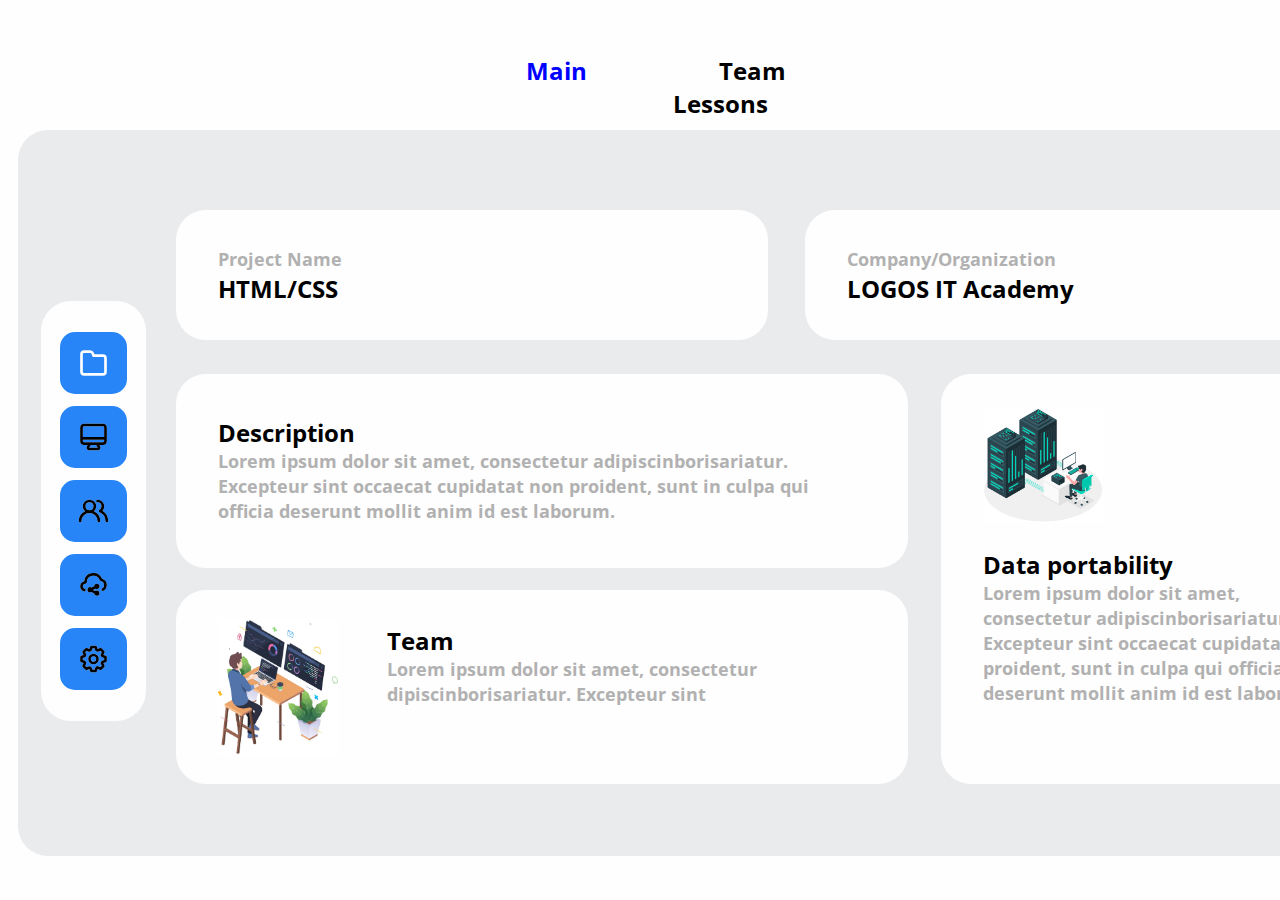
<file: index.html>
<!DOCTYPE html>
<html lang="en">
<head>
	<meta charset="UTF-8">
	<title>Taras figma lesson 6</title>
	<link rel="stylesheet" href="style.css">
	<link rel="preconnect" href="https://fonts.googleapis.com">
	<link rel="preconnect" href="https://fonts.gstatic.com" crossorigin>
	<link href="https://fonts.googleapis.com/css2?family=Open+Sans:wght@700&display=swap" rel="stylesheet">
</head>
<body>
<div class="container">

	<div class="menu">
		<a href="index.html" class="menu-link menu-active">Main</a>
		<a href="team.html" class="menu-link menu-marg">Team</a>
		<a href="lessons.html" class="menu-link ">Lessons</a>
	</div>

	<div class="bloc">

		<div class="buttons">
			<div class="button but-1">
				<img class="img-0" src="images/folder-w.svg">
			</div>
			<div class="button but-2">
				<a href="account.html">
					<img class="img-0" src="images/monitor-w.svg">
				<img class="img" src="images/monitor.svg">
				</a>
			</div>
			<div class="button but-3">
				<img class="img-0" src="images/users-alt-w.svg">
				<img class="img" src="images/users-alt.svg">
			</div>
			<div class="button but-4">
				<img class="img-0" src="images/cloud-share-w.svg">
				<img class="img" src="images/cloud-share.svg">
			</div>
			<div class="button but-5">
				<img class="img-0" src="images/cog-w.svg">
				<img class="img" src="images/cog.svg">
			</div>
		</div>

		<div class="project">
			<p class="text-18-700">Project Name</p>
			<p class="text-24-700">HTML/CSS</p>
		</div>

		<div class="company">
			<p class="text-18-700">Company/Organization</p>
			<p class="text-24-700">LOGOS IT Academy</p>
		</div>

		<div class="description">
			<p class="text-24-700">Description</p>
			<p class="text-18-700">Lorem ipsum dolor sit amet, consectetur adipiscinborisariatur. Excepteur sint occaecat cupidatat non proident, sunt in culpa qui officia deserunt mollit anim id est laborum.</p>
		</div>

		<div class="team-lorem">
			<img class="team-img" src="images/team.jpg">
			<div class="box">
				<p class="text-24-700">Team</p>
				<p class="text-18-700">Lorem ipsum dolor sit amet, consectetur dipiscinborisariatur. Excepteur sint</p>
			</div>
		</div>

		<div class="data">
			<img class="data-2" src="images/data.jpg">
			<div class="box-1">
				<p class="text-24-700">Data portability</p>
				<p class="text-18-700">Lorem ipsum dolor sit amet, consectetur adipiscinborisariatur. Excepteur sint occaecat cupidatat non proident, sunt in culpa qui officia deserunt mollit anim id est laborum.</p>
			</div>
		</div>

	</div>
</div>
</body>
</html>
</file>
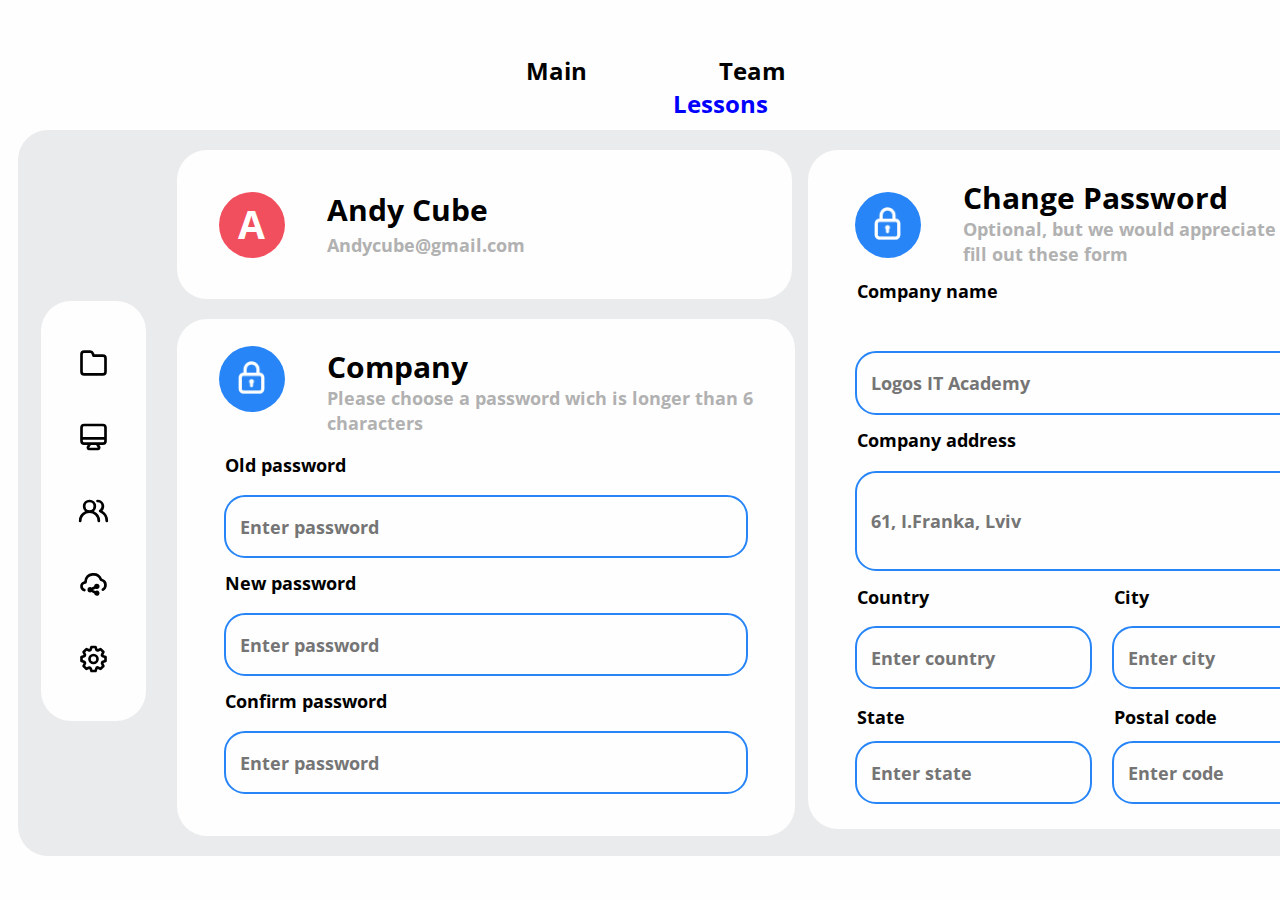
<file: account.html>
<!DOCTYPE html>
<html lang="en">
<head>
	<meta charset="UTF-8">
	<title>Taras figma lesson 6</title>
	<link rel="stylesheet" href="style.css">
	<link rel="preconnect" href="https://fonts.googleapis.com">
	<link rel="preconnect" href="https://fonts.gstatic.com" crossorigin>
	<link href="https://fonts.googleapis.com/css2?family=Open+Sans:wght@700&display=swap" rel="stylesheet">
</head>
<body>
<div class="container">

	<div class="menu">
		<a href="index.html" class="menu-link">Main</a>
		<a href="team.html" class="menu-link menu-marg">Team</a>
		<a href="lessons.html" class="menu-link menu-active">Lessons</a>
	</div>

	<div class="bloc">
		<div class="buttons">
			<div class="button-1">
				<img class="img-1" src="images/folder.svg">
			</div>
			<div class="button-1">
					<img class="img-1" src="images/monitor.svg">
				</a>
			</div>
			<div class="button-1">
				<img class="img-1" src="images/users-alt.svg">
			</div>
			<div class="button-1">
				<img class="img-0" src="images/cloud-share.svg">
			</div>
			<div class="button-1">
				<img class="img-1" src="images/cog.svg">
			</div>
		</div>

		<div class="a-1">
			<div class="circle">
				<a class="letter-a">A</a>
			</div>
				<p class="text-big big-a">Andy Cube</p>
				<p class="text-norm norm-a">Andycube@gmail.com</p>
		</div>

		<div class="a-2">
			<div class="circle-2">
				<img src="images/Vector.png">
			</div>
				<p class="text-big big-b">Company</p>
				<p class="text-norm norm-b">Please choose a password wich is longer than 6 characters</p>
			<form>
				<p class="text-account">Old password</p>
				<input type="password" placeholder="Enter password">
				<p class="text-account">New password</p>
				<input type="password" placeholder="Enter password">
				<p class="text-account">Confirm password</p>
				<input type="password" placeholder="Enter password">
			</form>
		</div>

		<div class="a-3">
			<div class="circle-3">
				<img src="images/Vector.png">
			</div>
				<p class="text-big big-c">Change Password</p>
				<p class="text-norm norm-c">Optional, but we would appreciate if you
					fill out these form</p>
			<form>
				<fieldset>
					<legend class="text-account add-1">Company name</legend>
					<input class="log" type="search" placeholder="Logos IT Academy">
				</fieldset>
			</form>
			<form>
				<fieldset>
					<legend class="text-account add-2">Company address</legend>
					<input class="franka" type="search" placeholder="61, I.Franka, Lviv">
				</fieldset>
			</form>
			<form>
				<fieldset>
					<legend class="text-account add-3">Country</legend>
					<input class="country" type="search" placeholder="Enter country">
				</fieldset>
			</form>
			<form>
				<fieldset>
					<legend class="text-account add-4">State</legend>
					<input class="state" type="search" placeholder="Enter state">
				</fieldset>
			</form>
			<form>
				<fieldset>
					<legend class="text-account add-5">City</legend>
					<input class="city" type="search" placeholder="Enter city">
				</fieldset>
			</form>
			<form>
				<fieldset>
					<legend class="text-account add-6">Postal code</legend>
					<input class="code" type="search" placeholder="Enter code">
				</fieldset>
			</form>
		</div>
	</div>
</div>

</body>
</html>
</file>
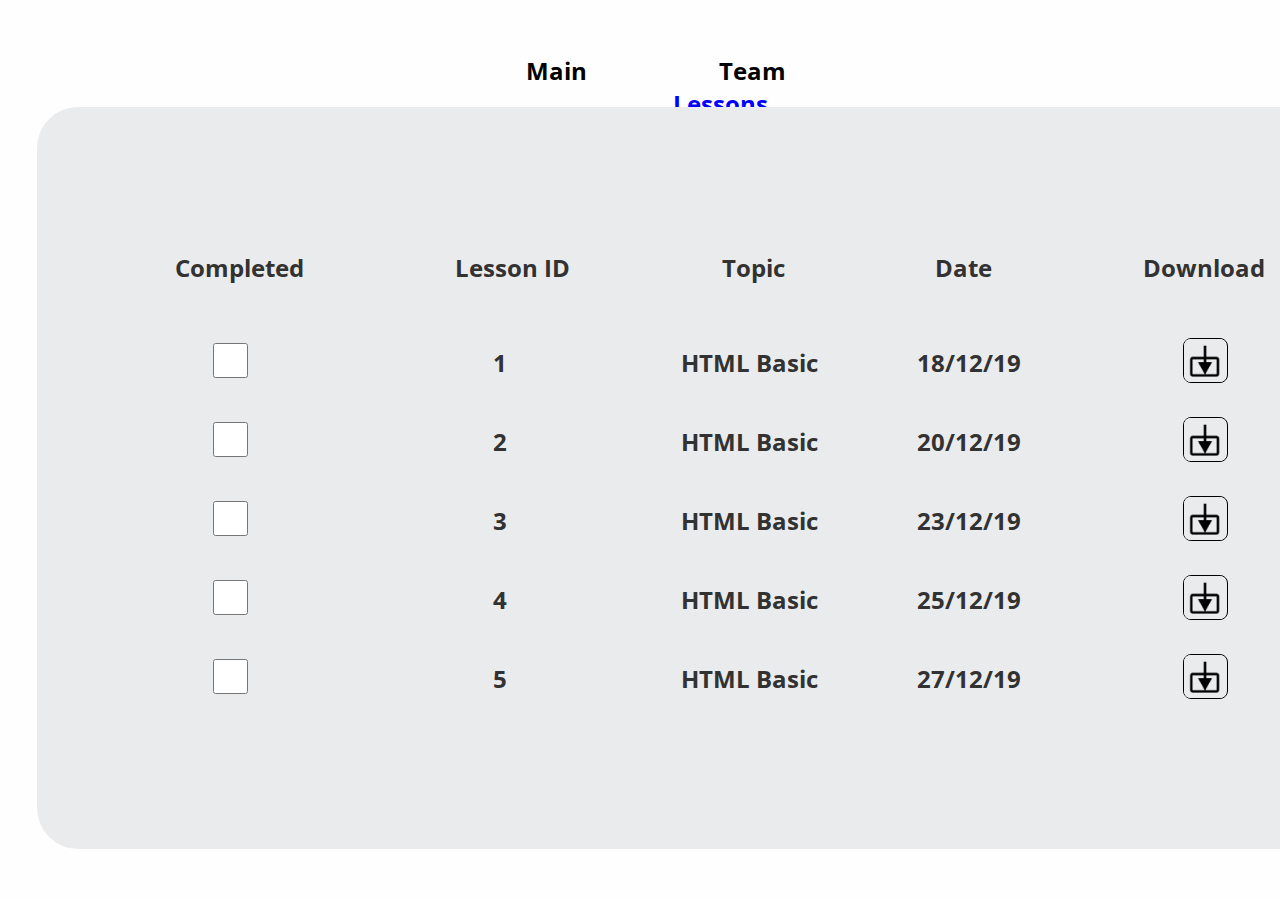
<file: lessons.html>
<!DOCTYPE html>
<html lang="en">
<head>
	<meta charset="UTF-8">
	<title>Taras figma lesson 6</title>
	<link rel="stylesheet" href="style.css">
	<link rel="preconnect" href="https://fonts.googleapis.com">
	<link rel="preconnect" href="https://fonts.gstatic.com" crossorigin>
	<link href="https://fonts.googleapis.com/css2?family=Open+Sans:wght@700&display=swap" rel="stylesheet">
</head>
<body>
<div class="container">

	<div class="menu">
		<a href="index.html" class="menu-link">Main</a>
		<a href="team.html" class="menu-link menu-marg">Team</a>
		<a href="lessons.html" class="menu-link menu-active">Lessons</a>
	</div>

	<div class="bloc-1">
		<div class="id">
			<a class="id-link id-0">Completed</a>
			<a class="id-link id-1">Lesson ID </a>
			<a class="id-link id-2">Topic</a>
			<a class="id-link id-3">Date</a>
			<a class="id-link id-4">Download</a>
		</div>

		<div class="basic b1">
	<!--		<div class="compl"> -->
		<!--		<img src="images/Group.png">  -->
				<form>
					<input class="compl" type="checkbox">
				</form>
		<!--	</div> -->
			<a class="ht less">1</a>
			<a class="ht ht-1">HTML Basic</a>
			<a class="ht ht-2">18/12/19</a>
			<div class="don-1">
				<img class="don" src="images/Frame%201.png">
			</div>
		</div>

		<div class="basic b2">
			<form>
				<input class="compl" type="checkbox">
			</form>
			<a class="ht less">2</a>
			<a class="ht ht-1">HTML Basic</a>
			<a class="ht ht-2">20/12/19</a>
			<div class="don-1">
				<img class="don" src="images/Frame%201.png">
			</div>
		</div>

		<div class="basic b3">
			<form>
				<input class="compl" type="checkbox">
			</form>
			<a class="ht less">3</a>
			<a class="ht ht-1">HTML Basic</a>
			<a class="ht ht-2">23/12/19</a>
			<div class="don-1">
				<img class="don" src="images/Frame%201.png">
			</div>
		</div>

		<div class="basic b4">
			<form>
				<input class="compl" type="checkbox">
			</form>
			<a class="ht less">4</a>
			<a class="ht ht-1">HTML Basic</a>
			<a class="ht ht-2">25/12/19</a>
			<div class="don-1">
				<img class="don" src="images/Frame%201.png">
			</div>
		</div>

		<div class="basic b5">
			<form>
				<input class="compl" type="checkbox">
			</form>
			<a class="ht less">5</a>
			<a class="ht ht-1">HTML Basic</a>
			<a class="ht ht-2">27/12/19</a>
			<div class="don-1">
				<img class="don" src="images/Frame%201.png">
			</div>
		</div>

	</div>
</div>

</body>
</html>
</file>
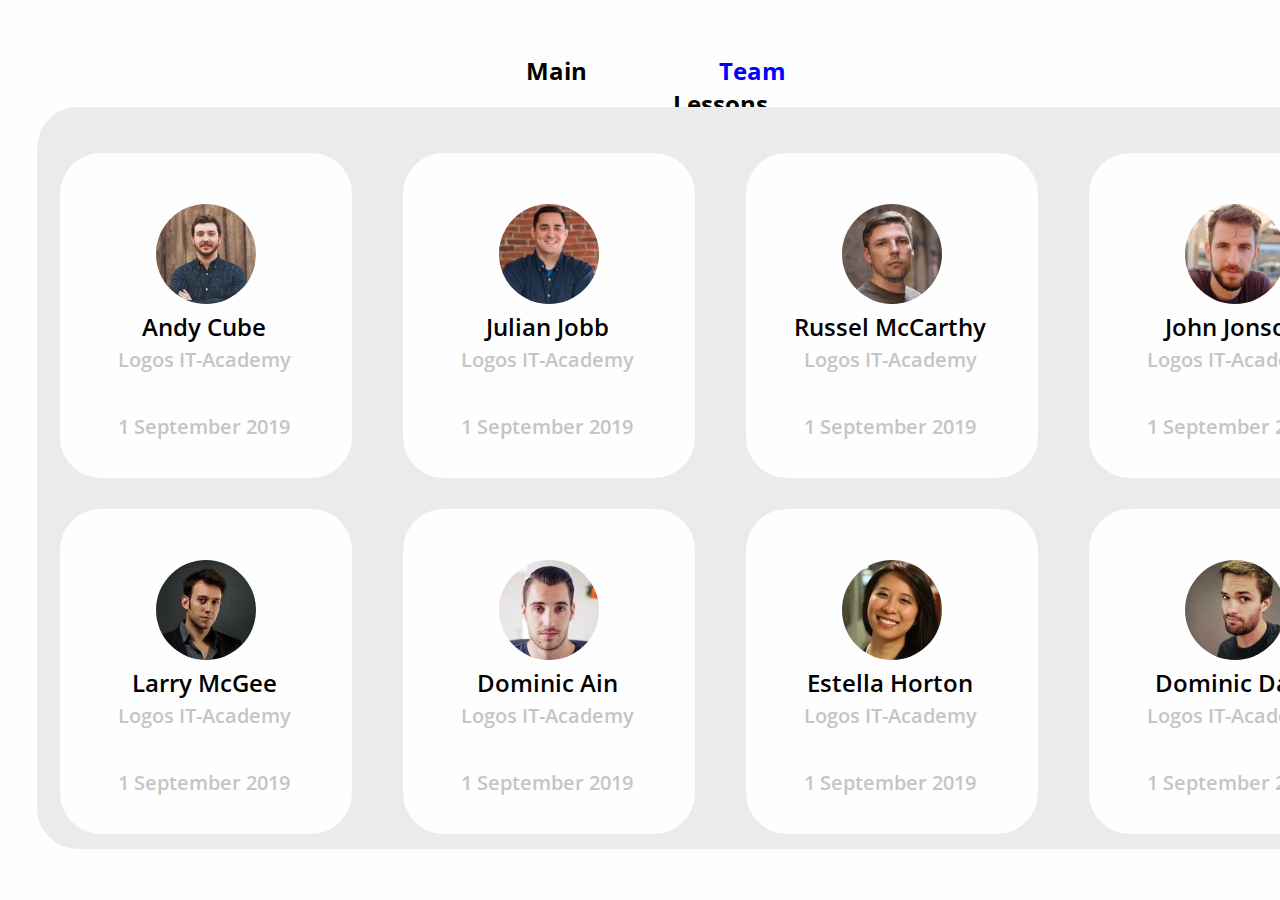
<file: team.html>
<!DOCTYPE html>
<html lang="en">
<head>
	<meta charset="UTF-8">
	<title>Taras figma lesson 6</title>
	<link rel="stylesheet" href="style.css">
	<link rel="preconnect" href="https://fonts.googleapis.com">
	<link rel="preconnect" href="https://fonts.gstatic.com" crossorigin>
	<link href="https://fonts.googleapis.com/css2?family=Open+Sans:wght@700&display=swap" rel="stylesheet">
</head>
<body>
	<div class="container">

		<div class="menu">
			<a href="index.html" class="menu-link">Main</a>
			<a href="team.html" class="menu-link menu-active menu-marg">Team</a>
			<a href="lessons.html" class="menu-link ">Lessons</a>
		</div>

		<div class="bloc-1">
			<div class="rectangle">
				<div class="box-team">
					<img class="top" src="images/1.jpg">
					<p class="andy-top">Andy Cube </p>
					<p class="it">Logos IT-Academy </p>
					<p class="sept">1 September 2019</p>
				</div>

				<div class="box-team">
					<img class="top" src="images/2%20(1).jpg">
					<p class="andy-top">Julian Jobb</p>
					<p class="it">Logos IT-Academy </p>
					<p class="sept">1 September 2019</p>
				</div>

				<div class="box-team">
					<img class="top" src="images/3.jpg">
					<p class="andy-top">Russel McCarthy</p>
					<p class="it">Logos IT-Academy </p>
					<p class="sept">1 September 2019</p>
				</div>

				<div class="box-team">
					<img class="top" src="images/4.jpg">
					<p class="andy-top">John Jonson</p>
					<p class="it">Logos IT-Academy </p>
					<p class="sept">1 September 2019</p>
				</div>
			</div>

			<div class="rectangle-1">
				<div class="box-team">
					<img class="top" src="images/5.jpg">
					<p class="andy-top">Larry McGee</p>
					<p class="it">Logos IT-Academy </p>
					<p class="sept">1 September 2019</p>
				</div>

				<div class="box-team">
					<img class="top" src="images/6.jpg">
					<p class="andy-top">Dominic Ain</p>
					<p class="it">Logos IT-Academy</p>
					<p class="sept">1 September 2019</p>
				</div>

				<div class="box-team">
					<img class="top" src="images/7.jpg">
					<p class="andy-top">Estella Horton</p>
					<p class="it">Logos IT-Academy </p>
					<p class="sept">1 September 2019</p>
				</div>

				<div class="box-team">
					<img class="top" src="images/8.jpg">
					<p class="andy-top">Dominic Dain</p>
					<p class="it">Logos IT-Academy </p>
					<p class="sept">1 September 2019</p>
				</div>

		</div>
	</div>

</body>
</html>
</file>
<file: style.css>
* {
	margin: 0;
	border: 0;
	box-sizing: border-box;
	text-decoration: none;
}

/* Main */


.container {
	position: relative;
	width: 1440px;
	height: 900px;
	margin: 0 auto;
	background-color: #FEFEFE;
	padding: 54px 0 44px 0;

}

/* menu is for Main, Team and Lesson */

.menu {
	position: relative;
	width: 486px;
	height: 44px;
	text-align: center;
	left: 477px;
	background-color: #FEFEFE;
/*	z-index: 2; */
}

.menu-link {
	position: relative;
	font-family: 'Open Sans', sans-serif;
	font-style: normal;
	font-weight: 700;
	font-size: 24px;
	line-height: 33px;
	color: black;
}

.menu-link:hover {
	color: blue;
}

.menu-active {
	color: blue;
}

.menu-marg {
	position: relative;
	margin: 0 128px;
}

.bloc {
	position: relative;
	background-color: #EAEBED;
	width: 1404px;
	height: 726px;
	border-radius: 30px;
	top: 32px;
	left: 18px;
	z-index: 1;
}

.buttons {
	position: relative;
	width: 105px;
	height: 420px;
	left: 23px;
	top: 171px;
	background: #FEFEFE;
	border-radius: 30px;
	padding: 31px 19px;
	display: flex;
	flex-direction: column;
	justify-content: space-between;
}

.button {
	position: relative;
	width: 67px;
	height: 62px;
	background-color: rgba(39, 133, 247, 1);
	border-radius: 15px;
	transition: width 0.7s;
	overflow: hidden;
	z-index: 1;
	cursor: pointer;
}

.button:hover {
	width: 158px;
	background-color: rgba(39, 133, 247, 1);
}

.button::after {
	position: absolute;
	font-size: 24px;
	color: white;
	line-height: 62px;
	top: 0;
	left: 68px;
	z-index: 1;
}

.button:hover .img {
	opacity: 0;
}

.but-1::after {
	content: "Project";
}

.but-2::after {
	content: "Account";
}

.but-3::after {
	content: "Groups";
}

.but-4::after {
	content: "Cloud";
}

.but-5::after {
	content: "Setting";
}

.button-1 {
	position: relative;
	width: 67px;
	height: 62px;
	border-radius: 15px;
	transition: width 0.7s;
	cursor: pointer;
}

.button-1:hover {
	background-color: rgba(39, 133, 247, 1);
}

.img-0 {
	position: absolute;
	width: 35px;
	height: 32px;
	margin: 15px 16px;
}

.img {
	position: absolute;
	width: 35px;
	height: 32px;
	margin: 15px 16px;
	z-index: 2;
}

.img-1 {
	position: absolute;
	width: 35px;
	height: 32px;
	margin: 15px 16px;
	z-index: 2;
}

.project {
	position: absolute;
	width: 592px;
	height: 130px;
	border-radius: 30px;
	top: 80px;
	left: 158px;
	background: #FEFEFE;
	padding: 37px 42px;
}

.company {
	position: absolute;
	width: 583px;
	height: 130px;
	border-radius: 30px;
	top: 80px;
	right: 34px;
	background: #FEFEFE;
	padding: 37px 42px;
	z-index: 1;
}

.description {
	position: absolute;
	width: 732px;
	height: 194px;
	border-radius: 30px;
	top: 244px;
	left: 158px;
	background: #FEFEFE;
	padding: 42px 42px;
}

.team-lorem {
	position: absolute;
	width: 732px;
	height: 194px;
	border-radius: 30px;
	left: 158px;
	bottom: 72px;
	background: #FEFEFE;
}

.data {
	position: absolute;
	width: 447px;
	height: 410px;
	border-radius: 30px;
	right: 34px;
	bottom: 72px;
	background: #FEFEFE;
}

.text-18-700 {
	font-family: 'Open Sans', sans-serif;
	font-style: normal;
	font-weight: 700;
	font-size: 18px;
	line-height: 25px;
	color: #B1B1B1;
}

.text-24-700 {
	font-family: 'Open Sans', sans-serif;
	font-style: normal;
	font-weight: 700;
	font-size: 24px;
	line-height: 33px;
	color: #000000;
}

.team-img {
	position: relative;
	width: 120px;
	height: 138px;
	left: 42px;
	top: 28px;
}

.data-2 {
	position: absolute;
	width: 120px;
	height: 115px;
	left: 42px;
	top: 34px;
}

.box {
	position: absolute;
	width: 495px;
	height: 97px;
	top: 34px;
	right: 26px;
}

.box-1 {
	position: absolute;
	width: 366px;
	height: 198px;
	top: 174px;
	left: 42px;
}


/* Team */


.bloc-1 {
	position: absolute;
	width: 1366px;
	height: 742px;
	left: 37px;
	top: 107px;
	background: #EAEBED;
	border-radius: 41px;
}

.rectangle{
	position: absolute;
	width: 1321px;
	height: 325px;
	margin: 46px 0 0 23px;
	display: flex;
	justify-content: space-between;
}


.rectangle-1 {
	position: relative;
	width: 1321px;
	height: 325px;
	top: 402px;
	left: 23px;
	background-color: #EAEBED;
	display: flex;
	justify-content: space-between;
}

.box-team {
	width: 292px;
	height: 325px;
	border-radius: 41px;
	background-color: #FEFEFE;
}

.box-team:hover::after {
	position: relative;
	display: block;
	content: url("images/trash-alt 1.png");
	width: 42px;
	height: 36px;
	background-color: white;
	left: 225px;
	bottom: 330px;
	border-radius: 20px;
	padding: 19px;
}

.box-team:hover {
	background-color: blue;
}

.box-team:hover .andy-top {
	color: white;
}

.top {
	position: relative;
	width: 100px;
	height: 100px;
	top: 51px;
	left: 96px;
	border-radius: 50px;
}

.andy-top {
	position: relative;
	width: 232px;
	height: 64px;
	left: 28px;
	top: 53px;

	font-family: 'Open Sans', sans-serif;
	font-style: normal;
	font-weight: 600;
	font-size: 24px;
	line-height: 33px;
	text-align: center;
	color: #000000;
}

.it {
	position: relative;
	width: 232px;
	height: 64px;
	left: 28px;
	top: 25px;

	font-family: 'Open Sans', sans-serif;
	font-style: normal;
	font-weight: 600;
	font-size: 20px;
	line-height: 27px;
	text-align: center;
	color: #C5C5C5;
}

.sept {
	position: relative;
	width: 232px;
	height: 64px;
	left: 28px;
	top: 28px;

	font-family: 'Open Sans', sans-serif;
	font-style: normal;
	font-weight: 600;
	font-size: 20px;
	line-height: 27px;
	text-align: center;
	color: #C5C5C5;
}


/* lessons */



.id {
	position: relative;
	width: 1090px;
	height: 40px;
	left: 138px;
	top: 138px;
}

.id-link{
	position: relative;
	font-family: 'Open Sans', sans-serif;
	font-style: normal;
	font-weight: 700;
	font-size: 24px;
	line-height: 33px;
	text-align: center;
	left: 0;
	top: 6px;
	margin: 0 0;
	color: #323232;
}

.id-0{
	margin: 0 147px 0 0;
}

.id-1 {
	margin: 0 146px 0 0;
}

.id-2 {
	margin: 0 146px 0 0;
}

.id-3 {
	margin: 0 147px 0 0;
}

.basic {
	position: relative;
	width: 1194px;
	height: 64px;
	/*	background: #EAEBE1; */
	border-radius: 21px;
}

.basic:hover {
	background-color: #FEFEFE;
}

.b1 {
	position: relative;
	top: 180px;
	left: 86px;

}

.b2 {
	position: relative;
	top: 195px;
	left: 86px;
}

.b3 {
	position: relative;
	top: 210px;
	left: 86px;
}

.b4 {
	position: relative;
	top: 225px;
	left: 86px;
}

.b5 {
	position: relative;
	top: 240px;
	left: 86px;
}

.compl {
	position: relative;
	width: 35px;
	height: 35px;
	border-radius: 8px;
	top: 0;
	left: 90px;
	background-color: #FEFEFE;
/*	padding: 8px 3px; */
}

.gr {
	width: 28px;
	height: 19px;
}
/*
.compl:hover {
	background-color: blue;
}
*/
.less {
	position: relative;
	left: 370px;
}

.ht {
	position: relative;
	width: 138px;
	height: 40px;
	top: -48px;

	font-family: 'Open Sans', sans-serif;
	font-style: normal;
	font-weight: 700;
	font-size: 24px;
	line-height: 33px;
	text-align: center;
	color: #323232;
}

.ht-1 {
	position: relative;
	left: 540px;
}

.ht-2 {
	position: relative;
	left: 635px;
}

.don-1 {
	position: relative;
/*	width: 35px;
	height: 35px; */
	width: 45px;
	height: 45px;
	left: 1060px ;
	top: -89px;
	border: 1px solid ;
	border-radius: 8px;

/*	background-color: #FEFEFE; */
}
/*
.don-1:hover {
	background-color: blue;
}
*/
.don {
	position: relative;
	width: 42px;
	height: 43px;
	margin: 0 0;

}



/* Account */



.a-1 {
	position: absolute;
	width: 615px;
	height: 149px;
	background: #FEFEFE;
	border-radius: 30px;
	top: 20px;
	left: 159px;
}

.a-2 {
	position: absolute;
	width: 618px;
	height: 517px;
	background: #FEFEFE;
	border-radius: 30px;
	top: 189px;
	left: 159px;
}

.a-3 {
	position: absolute;
	width: 588px;
	height: 679px;
	left: 790px;
	top: 20px;
	background: #FEFEFE;
	border-radius: 30px;
}

.circle {
	position: absolute;
	width: 66px;
	height: 66px;
	top: 42px;
	left: 42px;
	background-color: #F24F5E;
	border-radius: 33px;
	padding: 5px 19px;
}

.letter-a {
	position: absolute;
	font-family: 'Open Sans', sans-serif;
	font-style: normal;
	font-weight: 700;
	font-size: 39px;
	line-height: 53px;
	text-align: center;
	color: #FFFFFF;
}

.circle-2 {
	position: absolute;
	width: 66px;
	height: 66px;
	top: 27px;
	left: 42px;
	background-color: #2785F7;
	border-radius: 33px;
	padding: 5px 19px;
}

.circle-3 {
	position: absolute;
	width: 66px;
	height: 66px;
	top: 42px;
	left: 47px;
	background-color: #2785F7;
	border-radius: 33px;
	padding: 5px 19px;
}

img[src*="Vector.png"] {
	position: relative;
	width: 27px;
	height: 33px;
	top: 10px;
	left: 0;
}

.text-big {
	position: absolute;
	font-family: 'Open Sans',sans-serif;
	font-style: normal;
	font-weight: 700;
	font-size: 30px;
	line-height: 41px;
	color: #000000;
}

.big-a {
	position: absolute;
	top: 39px;
	left: 150px;
}

.big-b {
	position: absolute;
	top: 27px;
	left: 150px;
}

.big-c {
	position: absolute;
	top: 27px;
	left: 155px;
}

.text-norm {
	font-family: 'Open Sans', sans-serif;
	font-style: normal;
	font-weight: 700;
	font-size: 18px;
	line-height: 25px;
	color: #B1B1B1;
}

.norm-a {
	position: absolute;
	left: 150px;
	bottom: 41px;
}

.norm-b {
	position: absolute;
	left: 150px;
	bottom: 400px;
}

.norm-c {
	position: absolute;
	width: 388px;
	left: 155px;
	bottom: 562px;
}
/*
form {
	position: relative;
} */

input {
	position: relative;
	width: 524px;
	height: 63px;
	border: 2px solid #2785F7;
	border-radius: 21px;
	background: #FEFEFE;
	top: 137px;
	left: 47px;
	margin: 16px 0;
	padding: 0 14px;
	font-family: 'Open Sans', sans-serif;
	font-style: normal;
	font-weight: 700;
	font-size: 18px;
	line-height: 25px;
	color: #B1B1B1;
}

.text-account {
	position: relative;
	width: 177px;
	height: 23px;
	font-family: 'Open Sans', sans-serif;
	font-style: normal;
	font-weight: 700;
	font-size: 18px;
	line-height: 25px;
	color: #000000;
	top: 134px;
	left: 48px;
}

.log {
	position: absolute;
	width: 494px;
	height: 64px;
	top: 185px;
	left: 47px;
}

.franka {
	position: absolute;
	width: 494px;
	height: 100px;
	top: 305px;
	left: 47px;
}

.country {
	position: absolute;
	width: 237px;
	height: 63px;
	top: 460px;
	left: 47px;
}

.state {
	position: absolute;
	width: 237px;
	height: 63px;
	top: 575px;
	left: 47px;
}

.city {
	position: absolute;
	width: 237px;
	height: 63px;
	top: 460px;
	left: 304px;
}

.code {
	position: absolute;
	width: 237px;
	height: 63px;
	top: 575px ;
	left: 304px;
}

.add-1{
	position: absolute;
	top: 129px;
	left: 47px;
}

.add-2 {
	position: absolute;
	top: 278px;
	left: 47px;
}

.add-3 {
	position: absolute;
	top: 435px;
	left: 47px;
}

.add-4 {
	position: absolute;
	top: 555px;
	left: 47px;
}

.add-5 {
	position: absolute;
	top: 435px;
	left: 304px;
}

.add-6 {
	position: absolute;
	top: 555px;
	left: 304px;
}
</file>
